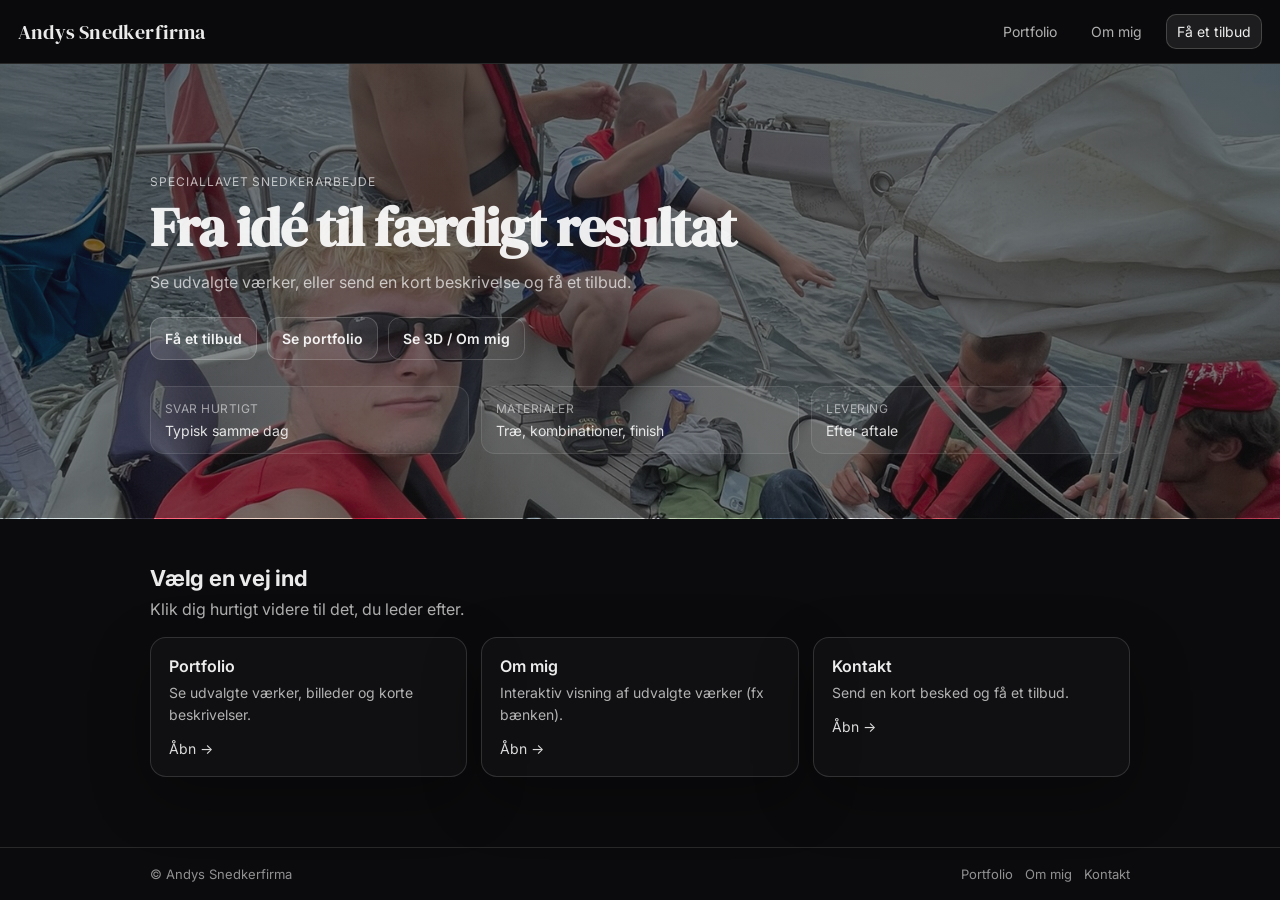
<file: index.html>
<!DOCTYPE html>
<html lang="da">
<head>
  <meta charset="UTF-8" />
  <meta name="viewport" content="width=device-width, initial-scale=1" />
  <title>Andys Snedkerfirma</title>

  <link rel="preconnect" href="https://fonts.googleapis.com">
  <link rel="preconnect" href="https://fonts.gstatic.com" crossorigin>
  <link href="https://fonts.googleapis.com/css2?family=DM+Serif+Display&family=Inter:wght@400;600&display=swap" rel="stylesheet">

  <link rel="stylesheet" href="index.css"> 
</head>

<body>

  <header class="topbar">
    <a class="brand" href="index.html">Andys Snedkerfirma</a>

    <nav class="nav">
      <a href="portfolio.html">Portfolio</a>
      <a href="kontakt.html">Om mig</a>
      <a class="nav-cta" href="kontakt.html">Få et tilbud</a>
    </nav>
  </header>

  <main>
    <section class="hero">
      <div class="hero-inner">
        <p class="kicker">Speciallavet snedkerarbejde</p>

        <h1>
          Fra idé til færdigt resultat
        </h1>

        <p class="lead">
          Se udvalgte værker, eller send en kort beskrivelse og få et tilbud.
        </p>

        <div class="hero-actions">
          <a class="btn primary" href="kontakt.html">Få et tilbud</a>
          <a class="btn" href="portfolio.html">Se portfolio</a>
          <a class="btn ghost" href="kontakt.html">Se 3D / Om mig</a>
        </div>

        <div class="hero-meta">
          <div class="meta-item">
            <div class="meta-title">Svar hurtigt</div>
            <div class="meta-text">Typisk samme dag</div>
          </div>
          <div class="meta-item">
            <div class="meta-title">Materialer</div>
            <div class="meta-text">Træ, kombinationer, finish</div>
          </div>
          <div class="meta-item">
            <div class="meta-title">Levering</div>
            <div class="meta-text">Efter aftale</div>
          </div>
        </div>
      </div>
    </section>

    <section class="section">
      <div class="section-inner">
        <h2>Vælg en vej ind</h2>
        <p class="section-lead">Klik dig hurtigt videre til det, du leder efter.</p>

        <div class="cards">
          <a class="card" href="portfolio.html">
            <div class="card-title">Portfolio</div>
            <div class="card-text">Se udvalgte værker, billeder og korte beskrivelser.</div>
            <div class="card-link">Åbn →</div>
          </a>

          <a class="card" href="kontakt.html">
            <div class="card-title">Om mig</div>
            <div class="card-text">Interaktiv visning af udvalgte værker (fx bænken).</div>
            <div class="card-link">Åbn →</div>
          </a>

          <a class="card" href="kontakt.html">
            <div class="card-title">Kontakt</div>
            <div class="card-text">Send en kort besked og få et tilbud.</div>
            <div class="card-link">Åbn →</div>
          </a>
        </div>
      </div>
    </section>

    <footer class="footer">
      <div class="footer-inner">
        <div>© Andys Snedkerfirma</div>
        <div class="footer-links">
          <a href="portfolio.html">Portfolio</a>
          <a href="kontakt.html">Om mig</a>
          <a href="kontakt.html">Kontakt</a>
        </div>
      </div>
    </footer>
  </main>

</body>
</html>
</file>
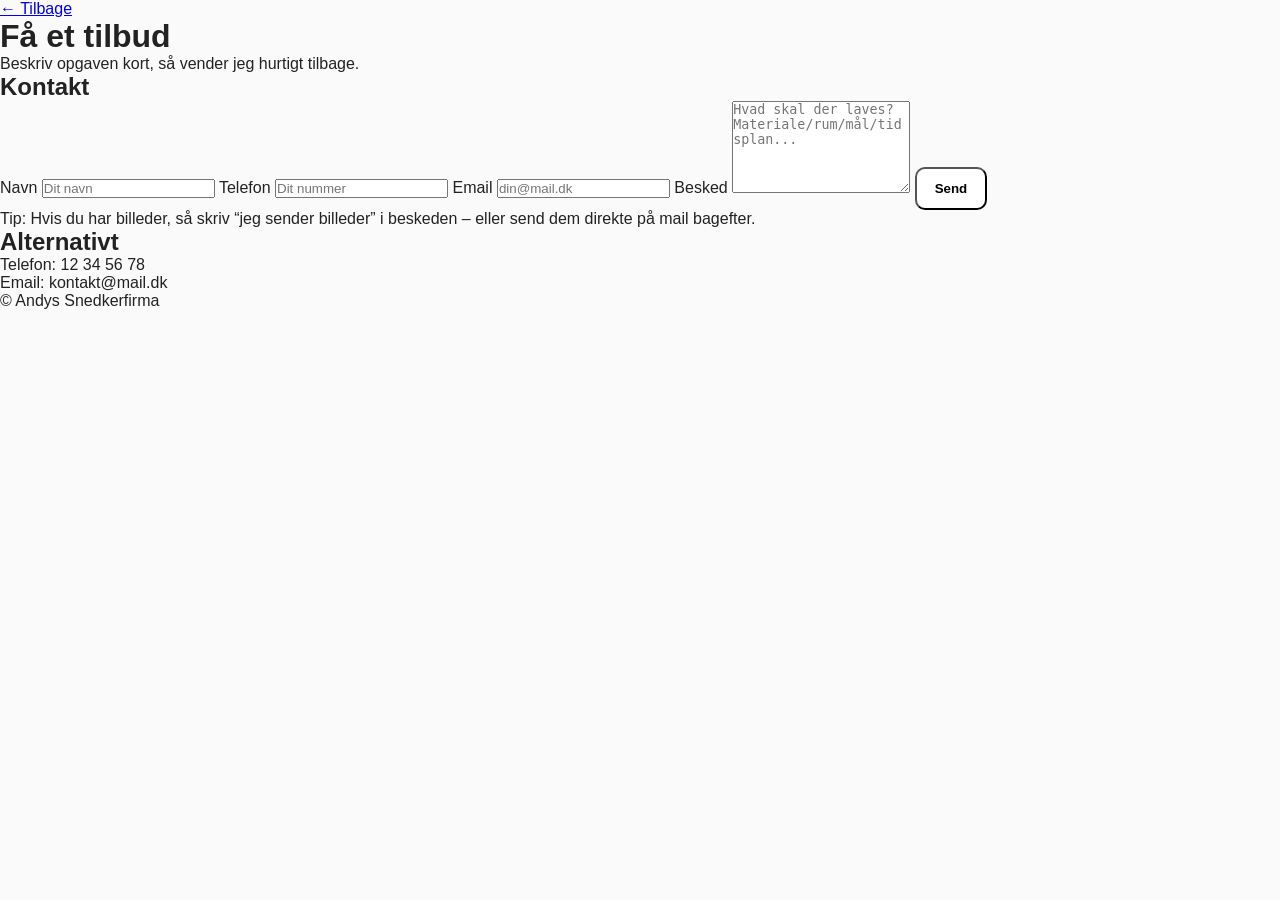
<file: page_2.html>
<!DOCTYPE html>
<html lang="da">
<head>
  <meta charset="UTF-8" />
  <meta name="viewport" content="width=device-width, initial-scale=1" />
  <title>Få et tilbud – Andys Snedkerfirma</title>
  <link rel="stylesheet" href="style.css" />
</head>

<body>
  <header class="page-hero">
    <div class="page-hero-inner">
      <a class="backlink" href="index.html">← Tilbage</a>
      <h1>Få et tilbud</h1>
      <p>Beskriv opgaven kort, så vender jeg hurtigt tilbage.</p>
    </div>
  </header>

  <main class="page">
    <section class="card">
      <h2>Kontakt</h2>

      <form class="form" action="mailto:kontakt@mail.dk" method="post" enctype="text/plain">
        <label>
          Navn
          <input type="text" name="navn" placeholder="Dit navn" required />
        </label>

        <label>
          Telefon
          <input type="tel" name="telefon" placeholder="Dit nummer" />
        </label>

        <label>
          Email
          <input type="email" name="email" placeholder="din@mail.dk" required />
        </label>

        <label>
          Besked
          <textarea name="besked" rows="6" placeholder="Hvad skal der laves? Materiale/rum/mål/tidsplan..." required></textarea>
        </label>

        <button class="button" type="submit">Send</button>
      </form>

      <p class="small">
        Tip: Hvis du har billeder, så skriv “jeg sender billeder” i beskeden – eller send dem direkte på mail bagefter.
      </p>
    </section>

    <section class="card">
      <h2>Alternativt</h2>
      <p>Telefon: 12 34 56 78</p>
      <p>Email: kontakt@mail.dk</p>
    </section>
  </main>

  <footer class="footer">
    <p>© Andys Snedkerfirma</p>
  </footer>
</body>
</html>
</file>
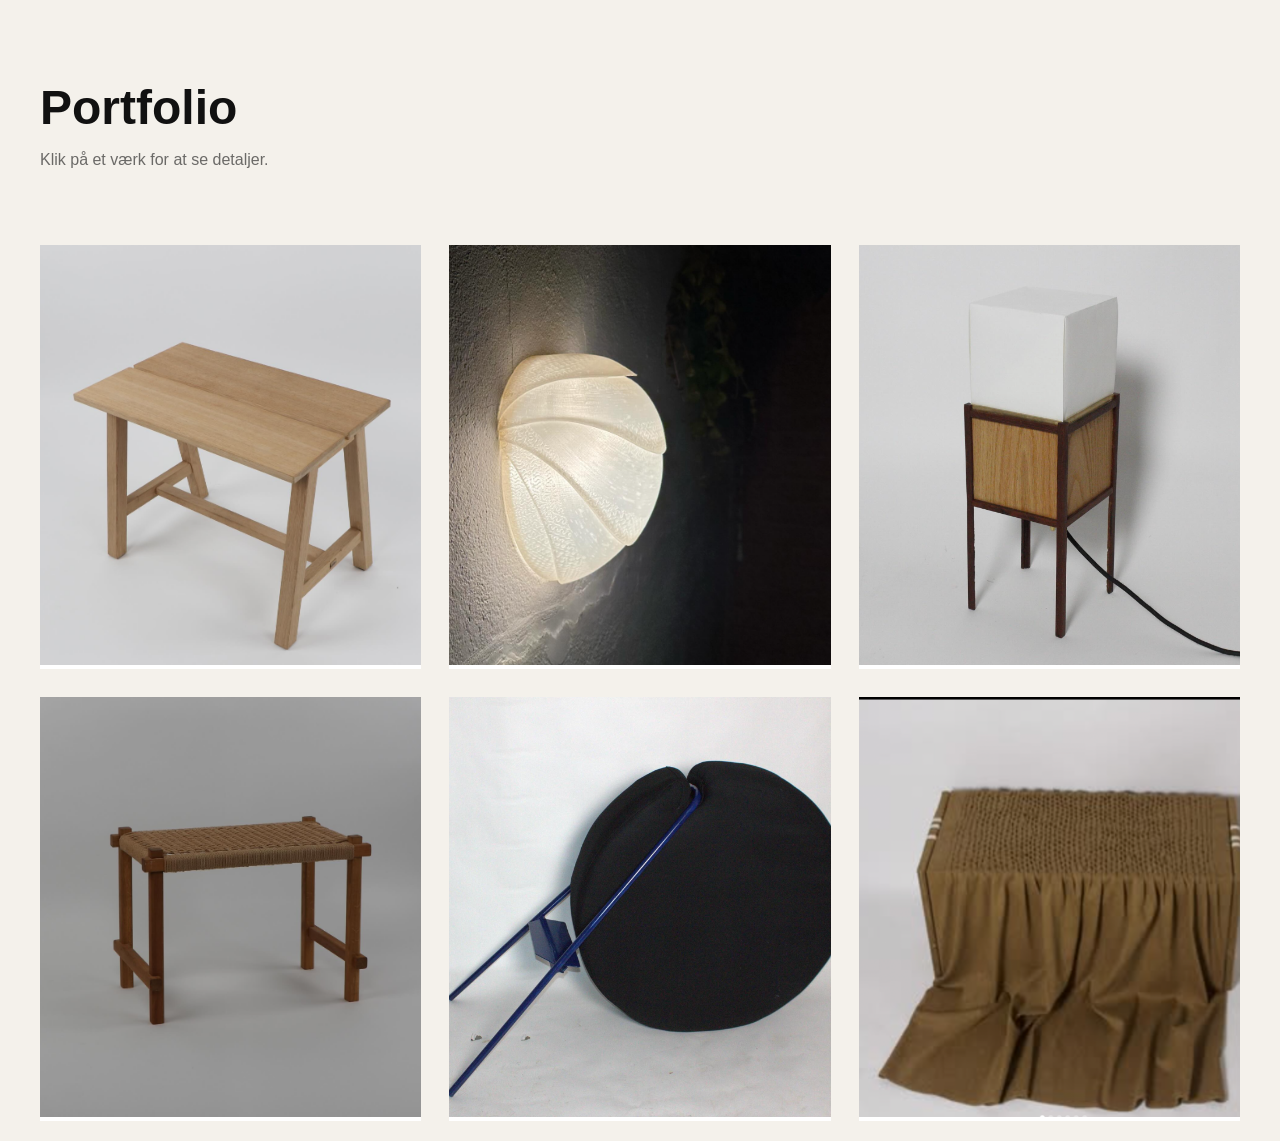
<file: portfolio.html>
<!DOCTYPE html>
<html lang="da">

<head>

<meta charset="UTF-8">
<meta name="viewport" content="width=device-width,initial-scale=1">

<title>Galleri — Andys Snedkerfirma</title>

<style>

body{

margin:0;
font-family:-apple-system, Helvetica, Arial;
background:#f4f1eb;
color:#111;

}


/* HEADER */

.header{

padding:80px 20px 40px;
max-width:1200px;
margin:auto;

}

h1{

font-size:48px;
margin:0;

}

p{

opacity:.6;

}


/* GRID */

.grid{

max-width:1200px;
margin:auto;

display:grid;

grid-template-columns:
repeat(auto-fit,minmax(300px,1fr));

gap:28px;

padding:20px;

}


/* CARD */

.card{

position:relative;
overflow:hidden;
cursor:pointer;

background:white;

}

.card img{

width:100%;
height:420px;

object-fit:cover;

transition:.5s ease;

}


/* hover zoom */

.card:hover img{

transform:scale(1.06);

}


/* overlay */

.overlay{

position:absolute;

inset:0;

display:flex;

align-items:end;

padding:20px;

background:

linear-gradient(
transparent,
rgba(0,0,0,.6)
);

opacity:0;

transition:.35s;

}


.card:hover .overlay{

opacity:1;

}


.title{

color:white;

font-size:20px;

letter-spacing:.02em;

}


</style>

</head>

<body>

<div class="header">

<h1>Portfolio</h1>

<p>Klik på et værk for at se detaljer.</p>

</div>



<div class="grid">


<a class="card" href="images/bench.png">

<img src="images/bench.png">

<div class="overlay">

<div class="title">

Bænk 

</div>

</div>

</a>



<a class="card" href="images/lampe.png">

<img src="images/lampe.png">

<div class="overlay">

<div class="title">

Lampe

</div>

</div>

</a>


<a class="card" href="images/cube.png">

<img src="images/cube.png">

<div class="overlay">

<div class="title">

Cube

</div>

</div>

</a>


<a class="card" href="projekter/flæt.html">

<img src="images/flaet.png">

<div class="overlay">

<div class="title">

Flettet bænk

</div>

</div>

</a>


<a class="card" href="projekter/hjul.html">

<img src="images/hjul.png">

<div class="overlay">

<div class="title">

Stol

</div>

</div>

</a>


<a class="card" href="projekter/tekstil.html">

<img src="images/tekstil.png">

<div class="overlay">

<div class="title">

Tekstil arbejde

</div>

</div>

</a>


</div>

</body>

</html>
</file>
<file: index.css>
:root{
      --bg:#0b0b0d;
      --panel:rgba(18,18,22,.72);
      --line:rgba(255,255,255,.12);
      --text:rgba(255,255,255,.92);
      --muted:rgba(255,255,255,.68);
    }

    *{ box-sizing:border-box; }
    html,body{ height:100%; }

    body{
      margin:0;
      background:var(--bg);
      color:var(--text);
      font-family:Inter, -apple-system, Helvetica, Arial, sans-serif;
      overflow-x:hidden;
    }

    a{ color:inherit; text-decoration:none; }
    a:visited{ color:inherit; }

    .topbar{
      position:sticky;
      top:0;
      z-index:20;
      display:flex;
      align-items:center;
      justify-content:space-between;
      padding:14px 18px;
      border-bottom:1px solid var(--line);
      background:rgba(11,11,13,.75);
      backdrop-filter: blur(10px);
    }

    .brand{
      font-family:"DM Serif Display", serif;
      font-size:20px;
      letter-spacing:.2px;
    }

    .nav{ display:flex; gap:14px; align-items:center; }
    .nav a{
      color:var(--muted);
      font-size:14px;
      padding:8px 10px;
      border-radius:10px;
    }
    .nav a:hover{
      background:rgba(255,255,255,.06);
      color:var(--text);
    }
    .nav-cta{
      border:1px solid rgba(255,255,255,.18);
      background:rgba(255,255,255,.08);
      color:var(--text) !important;
    }

    .hero{
        padding:110px 18px 64px;
        border-bottom:1px solid var(--line);

        /* billede + mørk overlay + dit lys */
        background:
        linear-gradient(rgba(11,11,13,.55), rgba(11,11,13,.55)),
        radial-gradient(900px 450px at 70% 35%, rgba(255,255,255,.10), transparent),
        radial-gradient(700px 450px at 25% 70%, rgba(255,255,255,.06), transparent),
        url("images/baad.jpeg");

        background-size: cover;
        background-position: center;
        background-repeat: no-repeat;
    }

    .hero-inner{
      max-width:980px;
      margin:0 auto;
    }

    .kicker{
      margin:0 0 10px;
      color:var(--muted);
      letter-spacing:.08em;
      text-transform:uppercase;
      font-size:12px;
    }

    .hero h1{
      font-family:"DM Serif Display", serif;
      font-size:54px;
      line-height:1.05;
      margin:0 0 14px;
      letter-spacing:-0.02em;
    }

    .lead{
      margin:0 0 22px;
      color:var(--muted);
      max-width:60ch;
      line-height:1.6;
      font-size:16px;
    }

    .hero-actions{
      display:flex;
      flex-wrap:wrap;
      gap:10px;
      margin-bottom:26px;
    }

    .btn{
      display:inline-flex;
      align-items:center;
      justify-content:center;
      padding:12px 14px;
      border-radius:12px;
      border:1px solid rgba(255,255,255,.18);
      background:rgba(255,255,255,.08);
      color:var(--text);
      font-weight:600;
      font-size:14px;
    }
    .btn:hover{ background:rgba(255,255,255,.12); }
    .btn.primary{ background:rgba(255,255,255,.14); }
    .btn.ghost{ background:transparent; }

    .hero-meta{
      display:grid;
      grid-template-columns:repeat(3, minmax(0,1fr));
      gap:12px;
      margin-top:16px;
    }

    .meta-item{
      background:rgba(255,255,255,.05);
      border:1px solid rgba(255,255,255,.10);
      border-radius:14px;
      padding:14px;
    }

    .meta-title{
      font-size:12px;
      color:rgba(255,255,255,.55);
      margin-bottom:6px;
      letter-spacing:.04em;
      text-transform:uppercase;
    }

    .meta-text{
      font-size:14px;
      color:rgba(255,255,255,.86);
    }

    .section{
      padding:46px 18px 70px;
      background:var(--bg);
    }

    .section-inner{
      max-width:980px;
      margin:0 auto;
    }

    .section h2{
      margin:0 0 8px;
      font-size:22px;
      letter-spacing:-0.01em;
    }

    .section-lead{
      margin:0 0 18px;
      color:var(--muted);
    }

    .cards{
      display:grid;
      grid-template-columns:repeat(3, minmax(0,1fr));
      gap:14px;
    }

    .card{
      background:var(--panel);
      border:1px solid rgba(255,255,255,.14);
      border-radius:16px;
      padding:18px;
      box-shadow:0 20px 60px rgba(0,0,0,.30);
      transition: transform .15s ease, background .15s ease;
      min-height:140px;
    }

    .card:hover{
      transform: translateY(-2px);
      background:rgba(18,18,22,.82);
    }

    .card-title{
      font-size:16px;
      font-weight:600;
      margin-bottom:6px;
    }

    .card-text{
      color:var(--muted);
      line-height:1.55;
      margin-bottom:14px;
      font-size:14px;
    }

    .card-link{
      color:rgba(255,255,255,.85);
      font-size:14px;
    }

    .footer{
      border-top:1px solid var(--line);
      padding:18px;
      color:rgba(255,255,255,.55);
      font-size:13px;
    }

    .footer-inner{
      max-width:980px;
      margin:0 auto;
      display:flex;
      justify-content:space-between;
      gap:12px;
      flex-wrap:wrap;
    }

    .footer-links{ display:flex; gap:12px; }
    .footer a:hover{ color:rgba(255,255,255,.85); }

    @media (max-width:900px){
      .hero h1{ font-size:42px; }
      .cards{ grid-template-columns:1fr; }
      .hero-meta{ grid-template-columns:1fr; }
    }
</file>
<file: style.css>
*{
  margin:0;
  padding:0;
  box-sizing:border-box;
}

body{
  font-family:-apple-system, Helvetica, Arial, sans-serif;
  background:#fafafa;
  color:#222;
}

/* HERO IMAGE */
.hero{
  height:100vh;
  background-image:url("images/baad.jpeg");
  background-size:cover;
  background-position:center;
  display:flex;
  align-items:center;
  justify-content:center;
  padding:24px;
}

/* DARK OVERLAY */
.overlay{
  background:rgba(0,0,0,0.55);
  color:white;
  text-align:left;
  padding:44px;
  border-radius:14px;
  max-width:760px;
  width:100%;
  backdrop-filter: blur(6px);
}

/* TEXT (kun inde i overlay så du ikke rammer hele sitet senere) */
.overlay h1{
  font-size:44px;
  line-height:1.05;
  margin-bottom:12px;
  letter-spacing:-0.02em;
}

.overlay p{
  font-size:18px;
  line-height:1.5;
  margin-bottom:18px;
  opacity:0.9;
  max-width:60ch;
}

/* CTA ROW */
.cta{
  display:flex;
  gap:12px;
  flex-wrap:wrap;
  margin-top:8px;
}

/* BUTTONS */
.button{
  background:white;
  color:black;
  padding:12px 18px;
  text-decoration:none;
  border-radius:10px;
  font-weight:600;
  transition:0.2s;
  display:inline-flex;
  align-items:center;
  justify-content:center;
}

.button:hover{
  background:#e8e8e8;
}

.button.secondary{
  background:rgba(255,255,255,0.12);
  color:white;
  border:1px solid rgba(255,255,255,0.18);
}

.button.secondary:hover{
  background:rgba(255,255,255,0.18);
}

/* CONTENT */
.content{
  max-width:900px;
  margin:0 auto;
  padding:70px 20px 90px;
}

.content h2{
  font-size:26px;
  margin-bottom:12px;
  letter-spacing:-0.01em;
}

.content p{
  font-size:18px;
  line-height:1.65;
  color:#333;
  max-width:70ch;
}

/* responsive */
@media (max-width:600px){
  .overlay{
    padding:28px;
    text-align:left;
  }
  .overlay h1{
    font-size:34px;
  }
  .overlay p{
    font-size:16px;
  }
}
/* ---------- TOPBAR ---------- */

.topbar{
  position:fixed;
  top:0;
  left:0;
  width:100%;
  display:flex;
  justify-content:space-between;
  align-items:center;
  padding:16px 28px;

  background:rgba(0,0,0,0.35);
  backdrop-filter:blur(8px);

  z-index:100;
}

.brand{
  color:white;
  text-decoration:none;
  font-weight:600;
  font-size:18px;
}

.nav{
  display:flex;
  gap:18px;
}

.nav a{
  color:rgba(255,255,255,0.85);
  text-decoration:none;
  font-size:14px;
}

.nav a:hover{
  color:white;
}

.nav-cta{
  background:white;
  color:black !important;
  padding:8px 14px;
  border-radius:8px;
  font-weight:600;
}

/* HERO lidt ned så menu ikke overlapper */

.hero{
  padding-top:90px;
}
</file>
